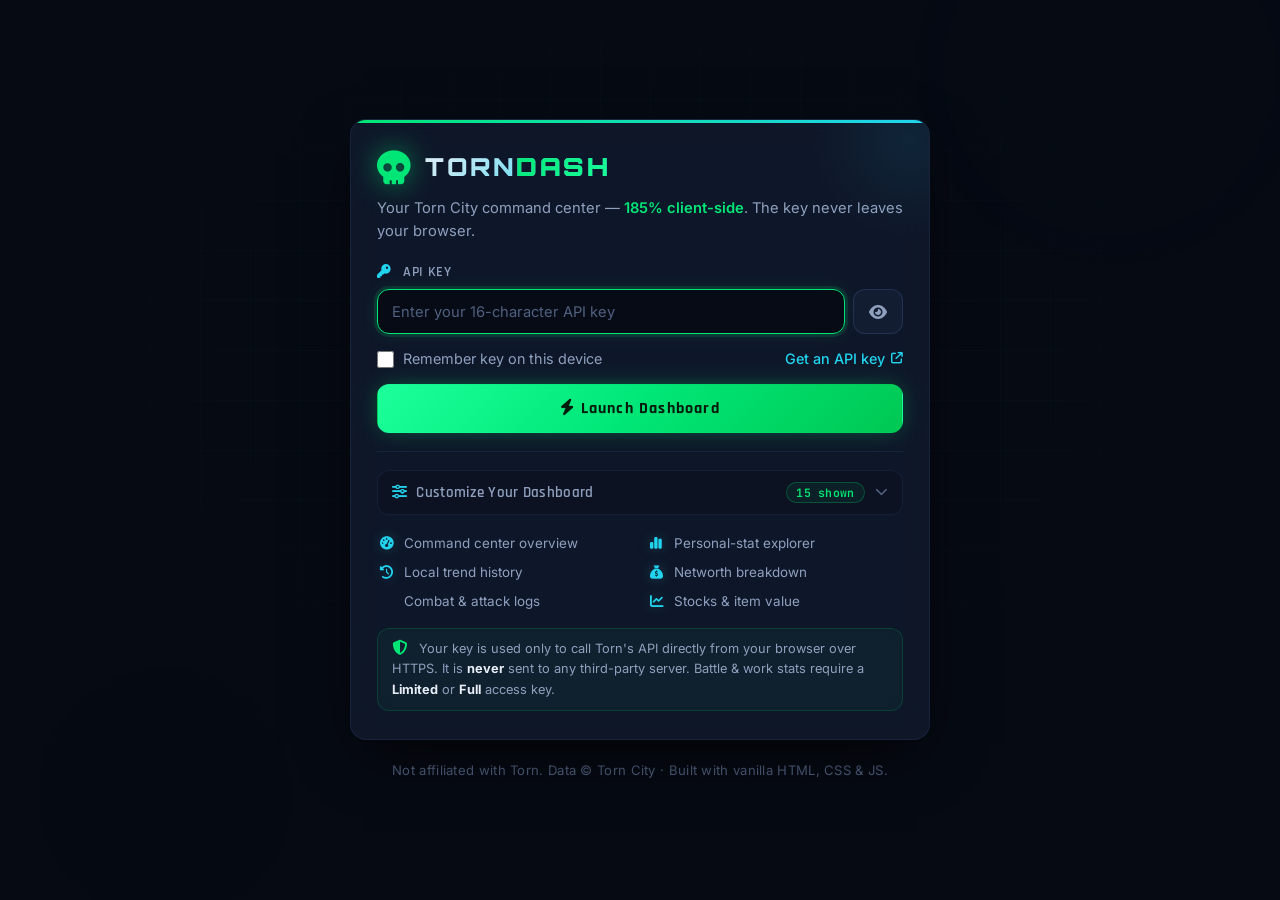
<file: index.html>
<!DOCTYPE html>
<html lang="en" data-theme="dark">
<head>
  <meta charset="UTF-8" />
  <meta name="viewport" content="width=device-width, initial-scale=1.0" />
  <title>TornDash — Torn City Companion Dashboard</title>
  <meta name="description" content="A premium, fully client-side companion dashboard for Torn City. Enter your API key and explore real-time stats, networth, combat logs, personal-stat trends and more. Your key never leaves your browser." />
  <meta name="theme-color" content="#060a13" />

  <!-- ============ CDN: Google Fonts ============ -->
  <link rel="preconnect" href="https://fonts.googleapis.com" />
  <link rel="preconnect" href="https://fonts.gstatic.com" crossorigin />
  <link
    href="https://fonts.googleapis.com/css2?family=Orbitron:wght@600;700;900&family=Rajdhani:wght@500;600;700&family=JetBrains+Mono:wght@400;600;700&family=Inter:wght@400;500;600&display=swap"
    rel="stylesheet"
  />

  <!-- ============ CDN: Font Awesome Icons ============ -->
  <link
    rel="stylesheet"
    href="https://cdnjs.cloudflare.com/ajax/libs/font-awesome/6.5.1/css/all.min.css"
    referrerpolicy="no-referrer"
  />

  <!-- ============ Local styles ============ -->
  <link rel="stylesheet" href="styles.css" />
</head>
<body>
  <!-- ==================================================================== -->
  <!-- LANDING VIEW — API key entry                                          -->
  <!-- ==================================================================== -->
  <main id="landing" class="landing">
    <div class="landing__bg" aria-hidden="true"></div>

    <section class="landing__card">
      <div class="brand">
        <i class="fa-solid fa-skull brand__mark" aria-hidden="true"></i>
        <h1 class="brand__name">TORN<span>DASH</span></h1>
      </div>
      <p class="landing__tag">
        Your Torn City command center — <strong>185% client-side</strong>. The key never leaves your browser.
      </p>

      <form id="keyForm" class="keyform" autocomplete="off" novalidate>
        <label class="field" for="apiKey">
          <span class="field__label"><i class="fa-solid fa-key"></i> API Key</span>
          <div class="field__row">
            <input
              id="apiKey"
              name="apiKey"
              type="password"
              class="field__input"
              placeholder="Enter your 16-character API key"
              spellcheck="false"
              autocomplete="off"
              maxlength="24"
              aria-describedby="secureNote"
            />
            <button type="button" id="toggleKey" class="iconbtn" title="Show / hide key" aria-label="Show or hide key">
              <i class="fa-solid fa-eye"></i>
            </button>
          </div>
        </label>

        <div class="keyform__opts">
          <label class="check">
            <input type="checkbox" id="rememberKey" />
            <span>Remember key on this device</span>
          </label>
          <a class="link" href="https://www.torn.com/preferences.php#tab=api" target="_blank" rel="noopener">
            Get an API key <i class="fa-solid fa-arrow-up-right-from-square"></i>
          </a>
        </div>

        <button type="submit" id="fetchBtn" class="btn btn--primary btn--block">
          <span class="btn__label"><i class="fa-solid fa-bolt"></i> Launch Dashboard</span>
          <span class="btn__spinner" hidden><span class="spinner" aria-hidden="true"></span> Fetching…</span>
        </button>

        <div id="landingError" class="alert alert--error" role="alert" hidden></div>
      </form>

      <!-- Customize what to show (before launch) -->
      <div class="customize">
        <button type="button" id="customizeToggle" class="customize__toggle" aria-expanded="false" aria-controls="customizePanel">
          <span class="customize__toggle-l"><i class="fa-solid fa-sliders"></i> Customize Your Dashboard</span>
          <span class="customize__count" id="customizeCount"></span>
          <i class="fa-solid fa-chevron-down customize__chev"></i>
        </button>
        <div id="customizePanel" class="customize__panel" hidden>
          <div class="customize__bulk">
            <button type="button" class="btn btn--ghost btn--sm" data-bulk="all"><i class="fa-solid fa-check-double"></i> All</button>
            <button type="button" class="btn btn--ghost btn--sm" data-bulk="none"><i class="fa-solid fa-xmark"></i> None</button>
            <button type="button" class="btn btn--ghost btn--sm" data-bulk="default"><i class="fa-solid fa-rotate-left"></i> Defaults</button>
          </div>
          <div id="customizeGroups" class="customize__groups"><!-- rendered by JS --></div>
        </div>
      </div>

      <!-- Feature highlights -->
      <ul class="landing__feats" aria-label="What you get">
        <li><i class="fa-solid fa-gauge-high"></i> Command center overview</li>
        <li><i class="fa-solid fa-chart-simple"></i> Personal-stat explorer</li>
        <li><i class="fa-solid fa-clock-rotate-left"></i> Local trend history</li>
        <li><i class="fa-solid fa-sack-dollar"></i> Networth breakdown</li>
        <li><i class="fa-solid fa-swords"></i> Combat &amp; attack logs</li>
        <li><i class="fa-solid fa-chart-line"></i> Stocks &amp; item value</li>
      </ul>

      <p id="secureNote" class="landing__secure">
        <i class="fa-solid fa-shield-halved"></i>
        Your key is used only to call Torn's API directly from your browser over HTTPS. It is
        <strong>never</strong> sent to any third-party server. Battle &amp; work stats require a
        <strong>Limited</strong> or <strong>Full</strong> access key.
      </p>
    </section>

    <footer class="landing__foot">
      Not affiliated with Torn. Data © Torn City · Built with vanilla HTML, CSS &amp; JS.
    </footer>
  </main>

  <!-- ==================================================================== -->
  <!-- DASHBOARD VIEW — revealed after a successful fetch                    -->
  <!-- ==================================================================== -->
  <div id="dashboard" class="dash" hidden>
    <!-- Top bar -->
    <header class="topbar">
      <div class="brand brand--sm">
        <i class="fa-solid fa-skull brand__mark" aria-hidden="true"></i>
        <span class="brand__name">TORN<span>DASH</span></span>
      </div>

      <div class="topbar__actions">
        <span id="lastUpdated" class="updated" title="Last updated"></span>
        <button id="refreshBtn" class="btn btn--ghost btn--sm"><i class="fa-solid fa-rotate"></i><span class="hide-sm"> Refresh</span></button>
        <button id="logoutBtn" class="btn btn--ghost btn--sm"><i class="fa-solid fa-right-from-bracket"></i><span class="hide-sm"> Logout </span></button>
      </div>
    </header>

    <!-- Inline error / notice for refresh failures -->
    <div id="dashError" class="alert alert--error dash__alert" role="alert" hidden></div>

    <!-- Profile banner -->
    <section id="card-profile" class="profile" data-section="profile"><!-- rendered by JS --></section>

    <!-- Tab navigation -->
    <nav id="tabBar" class="tabbar" role="tablist" aria-label="Dashboard sections"><!-- tabs rendered by JS --></nav>

    <!-- Active tab content -->
    <main id="tabContent" class="tabcontent"><!-- rendered by JS --></main>

    <footer class="dash__foot">
      TornDash · client-side only · not affiliated with Torn City - By SherbZ [3349130]
    </footer>
  </div>

  <!-- ==================================================================== -->
  <!-- LOADING OVERLAY — plays while the first fetch is in flight            -->
  <!-- ==================================================================== -->
  <div id="loader" class="loader" hidden aria-hidden="true">
    <div class="loader__stage">
      <div class="loader__ring loader__ring--1"></div>
      <div class="loader__ring loader__ring--2"></div>
      <div class="loader__orbit"><span></span><span></span><span></span></div>
      <div class="loader__core"><i class="fa-solid fa-skull loader__skull"></i></div>
      <div class="loader__scan"></div>
    </div>
    <div class="loader__brand">TORN<span>DASH</span></div>
    <div class="loader__status" id="loaderStatus">Connecting to Torn…</div>
    <div class="loader__bar"><div class="loader__bar-fill"></div></div>
  </div>

  <!-- ============ App logic (order matters: charts → sections → app) ============ -->
  <script src="app.js"></script>
</body>
</html>
</file>
<file: styles.css>
/* ==========================================================================
   TornDash — styles.css
   Premium dark gaming dashboard with glassmorphism, animated gradients,
   neon accents, and micro-animations.
   ========================================================================== */

/* ---------- Theme tokens ---------- */
:root {
  /* Backgrounds & surfaces */
  --bg:          #060a13;
  --bg-2:        #0a0f1a;
  --surface:     rgba(14, 21, 35, 0.75);
  --surface-2:   rgba(18, 27, 45, 0.8);
  --surface-3:   rgba(24, 35, 55, 0.85);
  --surface-solid: #0e1523;

  /* Borders */
  --border:      rgba(40, 60, 100, 0.35);
  --border-2:    rgba(55, 80, 130, 0.4);
  --border-glow: rgba(0, 230, 118, 0.35);

  /* Text */
  --text:        #e8eef7;
  --text-dim:    #8fa0bf;
  --text-faint:  #506080;

  /* Accents */
  --accent:      #00e676;
  --accent-2:    #22d3ee;
  --accent-3:    #a78bfa;
  --gold:        #ffc845;
  --danger:      #ff5470;
  --warn:        #ffb020;
  --good:        #00e676;
  --info:        #38bdf8;

  /* Effects */
  --shadow:      0 12px 40px -12px rgba(0, 0, 0, 0.8);
  --shadow-lg:   0 20px 60px -16px rgba(0, 0, 0, 0.9);
  --glow:        0 0 24px -4px rgba(0, 230, 118, 0.4);
  --glow-cyan:   0 0 24px -4px rgba(34, 211, 238, 0.35);
  --radius:      16px;
  --radius-sm:   12px;
  --glass:       blur(16px) saturate(160%);

  /* Fonts */
  --font-brand:  "Orbitron", sans-serif;
  --font-head:   "Rajdhani", sans-serif;
  --font-body:   "Inter", system-ui, sans-serif;
  --font-mono:   "JetBrains Mono", ui-monospace, monospace;
}

/* ---------- Reset ---------- */
*,
*::before,
*::after { box-sizing: border-box; margin: 0; }

html { -webkit-text-size-adjust: 100%; scroll-behavior: smooth; }

body {
  margin: 0;
  min-height: 100vh;
  font-family: var(--font-body);
  color: var(--text);
  background: var(--bg);
  line-height: 1.55;
  -webkit-font-smoothing: antialiased;
  overflow-x: hidden;
}

/* Animated background orbs */
body::before,
body::after {
  content: "";
  position: fixed;
  border-radius: 50%;
  pointer-events: none;
  z-index: -1;
  filter: blur(130px);
  opacity: 0.2;
}
body::before {
  width: 500px; height: 500px;
  top: -180px; right: -80px;
  background: radial-gradient(circle, rgba(34, 211, 238, 0.09), transparent 70%);
}
body::after {
  width: 450px; height: 450px;
  bottom: -120px; left: -60px;
  background: radial-gradient(circle, rgba(0, 230, 118, 0.07), transparent 70%);
}

a { color: var(--accent-2); text-decoration: none; transition: color 0.2s; }
a:hover { color: #5ee6f5; }

h1, h2, h3 { margin: 0; font-family: var(--font-head); }

::selection { background: rgba(0, 230, 118, 0.25); color: #fff; }

/* Custom scrollbar */
* { scrollbar-width: thin; scrollbar-color: var(--border-2) transparent; }
*::-webkit-scrollbar { width: 8px; height: 8px; }
*::-webkit-scrollbar-thumb { background: rgba(55, 80, 130, 0.5); border-radius: 20px; }
*::-webkit-scrollbar-track { background: transparent; }

/* ---------- Brand ---------- */
.brand { display: inline-flex; align-items: center; gap: 14px; }
.brand__mark {
  font-size: 2.1rem;
  color: var(--accent);
  filter: drop-shadow(0 0 14px rgba(0, 230, 118, 0.6));
  animation: pulse-glow 3s ease-in-out infinite;
}
@keyframes pulse-glow {
  0%, 100% { filter: drop-shadow(0 0 14px rgba(0, 230, 118, 0.6)); }
  50%      { filter: drop-shadow(0 0 22px rgba(0, 230, 118, 0.9)); }
}
.brand__name {
  font-family: var(--font-brand);
  font-weight: 900;
  letter-spacing: 2.5px;
  font-size: 1.55rem;
  background: linear-gradient(135deg, var(--text), var(--accent-2));
  -webkit-background-clip: text;
  -webkit-text-fill-color: transparent;
  background-clip: text;
}
.brand__name span {
  background: linear-gradient(135deg, var(--accent), #1cff9b);
  -webkit-background-clip: text;
  -webkit-text-fill-color: transparent;
  background-clip: text;
}
.brand--sm .brand__mark { font-size: 1rem; }
.brand--sm .brand__name { font-size: 0.95rem; letter-spacing: 1.5px; }

/* ==========================================================================
   LANDING VIEW
   ========================================================================== */
.landing {
  position: relative;
  min-height: 100vh;
  display: flex;
  flex-direction: column;
  align-items: center;
  justify-content: center;
  gap: 20px;
  padding: 32px 16px;
}

/* Animated grid background */
.landing__bg {
  position: fixed;
  inset: 0;
  pointer-events: none;
  background-image:
    linear-gradient(rgba(34, 211, 238, 0.03) 1px, transparent 1px),
    linear-gradient(90deg, rgba(34, 211, 238, 0.03) 1px, transparent 1px);
  background-size: 50px 50px;
  mask-image: radial-gradient(60% 55% at 50% 40%, #000 30%, transparent 100%);
  animation: gridShift 25s linear infinite;
}
@keyframes gridShift {
  0%   { background-position: 0 0; }
  100% { background-position: 50px 50px; }
}

.landing__card {
  position: relative;
  width: min(580px, 100%);
  background: var(--surface-2);
  backdrop-filter: var(--glass);
  border: 1px solid var(--border);
  border-radius: var(--radius);
  padding: 28px 26px;
  box-shadow: var(--shadow-lg);
  overflow: hidden;
}
/* Animated gradient top border */
.landing__card::before {
  content: "";
  position: absolute;
  inset: 0 0 auto 0;
  height: 3px;
  border-radius: var(--radius) var(--radius) 0 0;
  background: linear-gradient(90deg, var(--accent), var(--accent-2), var(--accent-3), var(--accent));
  background-size: 300% 100%;
  animation: gradientSlide 4s linear infinite;
}
@keyframes gradientSlide {
  0%   { background-position: 0% 0%; }
  100% { background-position: 300% 0%; }
}
/* Subtle corner glow */
.landing__card::after {
  content: "";
  position: absolute;
  top: -80px; right: -80px;
  width: 200px; height: 200px;
  border-radius: 50%;
  background: radial-gradient(circle, rgba(34, 211, 238, 0.08), transparent 70%);
  pointer-events: none;
}

.landing__tag {
  margin: 10px 0 18px;
  color: var(--text-dim);
  font-size: 0.92rem;
  line-height: 1.6;
}
.landing__tag strong { color: var(--accent); font-weight: 600; }

.landing__foot {
  color: var(--text-faint);
  font-size: 0.82rem;
  text-align: center;
  letter-spacing: 0.3px;
}

.landing__secure {
  margin: 16px 0 0;
  padding: 10px 14px;
  font-size: 0.8rem;
  color: var(--text-dim);
  background: rgba(0, 230, 118, 0.04);
  border: 1px solid rgba(0, 230, 118, 0.15);
  border-radius: var(--radius-sm);
  line-height: 1.6;
  backdrop-filter: blur(8px);
}
.landing__secure i { color: var(--accent); margin-right: 8px; font-size: 0.95rem; }
.landing__secure strong { color: var(--text); }

/* ---------- Form ---------- */
.keyform { display: flex; flex-direction: column; gap: 14px; }

.field { display: flex; flex-direction: column; gap: 6px; }
.field__label {
  font-family: var(--font-head);
  font-weight: 600;
  letter-spacing: 0.6px;
  color: var(--text-dim);
  font-size: 0.85rem;
  text-transform: uppercase;
}
.field__label i { color: var(--accent-2); margin-right: 8px; }

.field__row { display: flex; gap: 8px; }
.field__input {
  flex: 1;
  padding: 11px 14px;
  font-family: var(--font-mono);
  font-size: 1rem;
  letter-spacing: 1.5px;
  color: var(--text);
  background: rgba(6, 10, 19, 0.7);
  border: 1px solid var(--border-2);
  border-radius: var(--radius-sm);
  transition: border-color 0.2s, box-shadow 0.2s, background 0.2s;
}
.field__input::placeholder {
  color: var(--text-faint);
  letter-spacing: 0;
  font-family: var(--font-body);
  font-size: 0.92rem;
}
.field__input:focus {
  outline: none;
  border-color: var(--accent);
  box-shadow: 0 0 0 3px rgba(0, 230, 118, 0.12), 0 0 20px -4px rgba(0, 230, 118, 0.2);
  background: rgba(6, 10, 19, 0.9);
}

.iconbtn {
  width: 50px;
  display: grid;
  place-items: center;
  color: var(--text-dim);
  background: rgba(24, 35, 55, 0.6);
  border: 1px solid var(--border-2);
  border-radius: var(--radius-sm);
  cursor: pointer;
  transition: all 0.2s;
  font-size: 1rem;
}
.iconbtn:hover {
  color: var(--accent);
  border-color: var(--accent);
  background: rgba(0, 230, 118, 0.06);
  box-shadow: 0 0 12px -3px rgba(0, 230, 118, 0.3);
}

.keyform__opts {
  display: flex;
  justify-content: space-between;
  align-items: center;
  flex-wrap: wrap;
  gap: 12px;
}

.check {
  display: inline-flex;
  align-items: center;
  gap: 9px;
  cursor: pointer;
  color: var(--text-dim);
  font-size: 0.9rem;
  user-select: none;
  transition: color 0.15s;
}
.check:hover { color: var(--text); }
.check input { accent-color: var(--accent); width: 17px; height: 17px; cursor: pointer; }
.check--inline { color: var(--text-dim); }

.link {
  font-size: 0.9rem;
  font-weight: 500;
  display: inline-flex;
  align-items: center;
  gap: 6px;
}
.link:hover { text-decoration: underline; }
.link i { font-size: 0.72rem; }

/* ---------- Section selector chips ---------- */
.selector {
  border: 1px solid var(--border);
  border-radius: var(--radius-sm);
  padding: 14px;
  margin: 0;
  background: rgba(6, 10, 19, 0.3);
}
.selector__legend {
  font-family: var(--font-head);
  font-weight: 600;
  color: var(--text);
  padding: 0 10px;
  font-size: 0.95rem;
  letter-spacing: 0.5px;
}
.selector__legend i { color: var(--accent-2); margin-right: 8px; }

.selector__grid {
  display: grid;
  grid-template-columns: repeat(auto-fill, minmax(145px, 1fr));
  gap: 9px;
}

.toggle {
  display: flex;
  align-items: center;
  gap: 8px;
  padding: 7px 10px;
  font-size: 0.82rem;
  color: var(--text-faint);
  background: rgba(10, 15, 26, 0.5);
  border: 1px solid var(--border);
  border-radius: 10px;
  cursor: pointer;
  transition: all 0.2s;
  user-select: none;
}
.toggle:hover {
  border-color: var(--border-2);
  color: var(--text-dim);
  background: rgba(14, 21, 35, 0.7);
  transform: translateY(-1px);
}
.toggle input { display: none; }
.toggle i { width: 16px; text-align: center; color: var(--text-faint); transition: all 0.2s; font-size: 0.82rem; }
.toggle .toggle__dot {
  margin-left: auto;
  width: 9px; height: 9px; border-radius: 50%;
  background: var(--border);
  transition: all 0.25s;
}
.toggle.is-on {
  color: var(--text);
  border-color: rgba(0, 230, 118, 0.4);
  background: rgba(0, 230, 118, 0.06);
  box-shadow: 0 0 16px -6px rgba(0, 230, 118, 0.25);
}
.toggle.is-on i { color: var(--accent); }
.toggle.is-on .toggle__dot {
  background: var(--accent);
  box-shadow: 0 0 10px rgba(0, 230, 118, 0.6);
}
.toggle.is-locked { opacity: 0.55; cursor: not-allowed; }

/* ---------- Buttons ---------- */
.btn {
  --btn-bg: rgba(24, 35, 55, 0.7);
  display: inline-flex;
  align-items: center;
  justify-content: center;
  gap: 9px;
  padding: 12px 18px;
  font-family: var(--font-head);
  font-weight: 600;
  font-size: 0.98rem;
  letter-spacing: 0.8px;
  color: var(--text);
  background: var(--btn-bg);
  border: 1px solid var(--border-2);
  border-radius: var(--radius-sm);
  cursor: pointer;
  transition: all 0.2s ease;
  position: relative;
  overflow: hidden;
}
.btn::before {
  content: "";
  position: absolute;
  inset: 0;
  background: linear-gradient(135deg, rgba(255,255,255,0.05), transparent);
  opacity: 0;
  transition: opacity 0.2s;
}
.btn:hover::before { opacity: 1; }
.btn:active { transform: scale(0.98); }
.btn:disabled { opacity: 0.55; cursor: progress; }

.btn--primary {
  color: #041a0b;
  font-weight: 700;
  background: linear-gradient(135deg, #1cff9b, var(--accent), #00c853);
  border-color: transparent;
  box-shadow: var(--glow);
  text-shadow: 0 1px 1px rgba(0,0,0,0.1);
  letter-spacing: 1.2px;
}
.btn--primary:hover:not(:disabled) {
  box-shadow: 0 0 32px -2px rgba(0, 230, 118, 0.6), 0 4px 16px -4px rgba(0, 230, 118, 0.4);
  transform: translateY(-1px);
}

.btn--block { width: 100%;  padding: 13px; font-size: 1.02rem; }

.btn--ghost {
  background: transparent;
  color: var(--text-dim);
  border-color: var(--border);
  backdrop-filter: blur(4px);
}
.btn--ghost:hover {
  color: var(--text);
  border-color: var(--accent);
  background: rgba(0, 230, 118, 0.05);
  box-shadow: 0 0 12px -4px rgba(0, 230, 118, 0.2);
}

.btn--sm { padding: 8px 13px; font-size: 0.85rem; }

.btn__spinner { display: inline-flex; align-items: center; gap: 10px; }

/* Spinner */
.spinner {
  width: 18px; height: 18px;
  border: 2.5px solid rgba(4, 26, 11, 0.25);
  border-top-color: #041a0b;
  border-radius: 50%;
  animation: spin 0.7s linear infinite;
}
@keyframes spin { to { transform: rotate(360deg); } }

/* ---------- Alerts ---------- */
.alert {
  padding: 14px 18px;
  border-radius: var(--radius-sm);
  font-size: 0.9rem;
  display: flex;
  align-items: center;
  gap: 12px;
  backdrop-filter: blur(8px);
}
.alert--error {
  color: #ffd4dc;
  background: rgba(255, 84, 112, 0.08);
  border: 1px solid rgba(255, 84, 112, 0.3);
}
.alert--error::before {
  font-family: "Font Awesome 6 Free";
  font-weight: 900;
  content: "\f071";
  color: var(--danger);
  font-size: 0.95rem;
}

/* ==========================================================================
   DASHBOARD
   ========================================================================== */
.dash {
  max-width: 1200px;
  margin: 0 auto;
  padding: 10px clamp(10px, 2vw, 20px) 30px;
  display: flex;
  flex-direction: column;
  gap: 10px;
}

/* Top bar */
.topbar {
  position: sticky;
  top: 0;
  z-index: 20;
  display: flex;
  align-items: center;
  justify-content: space-between;
  gap: 10px;
  flex-wrap: wrap;
  padding: 8px 14px;
  background: rgba(6, 10, 19, 0.8);
  backdrop-filter: var(--glass);
  border: 1px solid var(--border);
  border-radius: var(--radius-sm);
  box-shadow: 0 2px 12px -4px rgba(0, 0, 0, 0.5);
}
.topbar__actions { display: flex; align-items: center; gap: 6px; flex-wrap: wrap; }

.updated {
  font-size: 0.75rem;
  color: var(--text-faint);
  font-family: var(--font-mono);
  margin-right: 2px;
  padding: 3px 8px;
  background: rgba(14, 21, 35, 0.5);
  border-radius: 6px;
  border: 1px solid var(--border);
}
.updated.is-live { color: var(--accent); border-color: rgba(0, 230, 118, 0.3); }

.select {
  padding: 9px 12px;
  color: var(--text);
  background: rgba(14, 21, 35, 0.6);
  border: 1px solid var(--border-2);
  border-radius: var(--radius-sm);
  font-family: var(--font-body);
  cursor: pointer;
  transition: border-color 0.2s;
}
.select:focus { outline: none; border-color: var(--accent); }
.select--sm { padding: 7px 9px; font-size: 0.85rem; }

.dash__alert { margin: 0; }

.dash__foot {
  text-align: center;
  color: var(--text-faint);
  font-size: 0.8rem;
  padding-top: 6px;
  letter-spacing: 0.3px;
}

/* ---------- Profile banner ---------- */
.profile {
  position: relative;
  display: flex;
  align-items: center;
  gap: 14px;
  flex-wrap: wrap;
  padding: 14px 16px;
  background: var(--surface);
  backdrop-filter: var(--glass);
  border: 1px solid var(--border);
  border-radius: var(--radius-sm);
  box-shadow: var(--shadow);
  overflow: hidden;
}
/* Top accent gradient bar */
.profile::before {
  content: "";
  position: absolute;
  inset: 0 0 auto 0;
  height: 3px;
  background: linear-gradient(90deg, var(--accent), var(--accent-2), var(--accent-3));
  z-index: 1;
}
/* Decorative glow */
.profile::after {
  content: "";
  position: absolute;
  top: -60px; right: -40px;
  width: 220px; height: 220px;
  border-radius: 50%;
  background: radial-gradient(circle, rgba(34, 211, 238, 0.06), transparent 70%);
  pointer-events: none;
}

.profile__img {
  width: 58px; height: 58px;
  border-radius: 12px;
  border: 2px solid rgba(34, 211, 238, 0.3);
  object-fit: cover;
  background: var(--bg-2);
  flex-shrink: 0;
  box-shadow: 0 0 20px -4px rgba(34, 211, 238, 0.15);
  transition: border-color 0.3s, box-shadow 0.3s;
}
.profile:hover .profile__img {
  border-color: rgba(34, 211, 238, 0.5);
  box-shadow: 0 0 28px -4px rgba(34, 211, 238, 0.25);
}
.profile__img--ph {
  display: grid;
  place-items: center;
  color: var(--text-faint);
  font-size: 1.5rem;
}

.profile__main { display: flex; flex-direction: column; gap: 3px; min-width: 160px; }
.profile__name {
  font-family: var(--font-head);
  font-weight: 700;
  font-size: 1.25rem;
  line-height: 1.1;
  background: linear-gradient(135deg, var(--text), var(--accent-2));
  -webkit-background-clip: text;
  -webkit-text-fill-color: transparent;
  background-clip: text;
}
.profile__id {
  color: var(--text-faint);
  font-family: var(--font-mono);
  font-size: 0.78rem;
}
.profile__id b { color: var(--accent-2); }

.profile__badges { display: flex; flex-wrap: wrap; gap: 5px; margin-top: 2px; }

.profile__meta {
  margin-left: auto;
  display: flex;
  gap: 6px;
  align-items: stretch;
  flex-wrap: wrap;
}
.metaitem {
  display: flex;
  flex-direction: column;
  gap: 1px;
  padding: 4px 10px;
  background: rgba(6, 10, 19, 0.35);
  border-radius: 7px;
  border: 1px solid rgba(40, 60, 100, 0.2);
}
.metaitem__k {
  font-size: 0.62rem;
  text-transform: uppercase;
  letter-spacing: 1px;
  color: var(--text-faint);
  font-weight: 500;
}
.metaitem__v {
  font-family: var(--font-mono);
  font-weight: 700;
  color: var(--text);
  font-size: 0.85rem;
}

/* Badges / pills */
.badge {
  display: inline-flex;
  align-items: center;
  gap: 5px;
  padding: 2px 9px;
  font-size: 0.72rem;
  font-weight: 600;
  border-radius: 999px;
  border: 1px solid var(--border);
  color: var(--text-dim);
  background: rgba(14, 21, 35, 0.6);
  backdrop-filter: blur(6px);
  white-space: nowrap;
  transition: all 0.2s;
}
.badge i { font-size: 0.65rem; }
.badge--green  { color: #6dffb8; border-color: rgba(0,230,118,0.35);  background: rgba(0,230,118,0.08); }
.badge--red    { color: #ff97a8; border-color: rgba(255,84,112,0.35); background: rgba(255,84,112,0.08); }
.badge--blue   { color: #8fd8ff; border-color: rgba(56,189,248,0.35); background: rgba(56,189,248,0.08); }
.badge--gold   { color: #ffe08a; border-color: rgba(255,200,69,0.35); background: rgba(255,200,69,0.08); }
.badge--purple { color: #c9b6ff; border-color: rgba(167,139,250,0.35); background: rgba(167,139,250,0.08); }

/* ---------- Card grid ---------- */
.grid {
  display: grid;
  grid-template-columns: repeat(auto-fill, minmax(280px, 1fr));
  gap: 10px;
  align-items: start;
}

.card {
  position: relative;
  background: var(--surface);
  backdrop-filter: var(--glass);
  border: 1px solid var(--border);
  border-radius: var(--radius);
  overflow: hidden;
  transition: all 0.25s ease;
}
.card::before {
  content: "";
  position: absolute;
  inset: 0;
  border-radius: var(--radius);
  background: linear-gradient(135deg, rgba(34, 211, 238, 0.03), transparent 60%);
  pointer-events: none;
  opacity: 0;
  transition: opacity 0.3s;
}
.card:hover {
  border-color: var(--border-2);
  transform: translateY(-1px);
  box-shadow: var(--shadow-lg);
}
.card:hover::before { opacity: 1; }
.card--wide { grid-column: span 2; }

.card__head {
  display: flex;
  align-items: center;
  justify-content: space-between;
  padding: 10px 14px;
  border-bottom: 1px solid var(--border);
  background: rgba(255, 255, 255, 0.01);
}
.card__title {
  font-family: var(--font-head);
  font-weight: 600;
  letter-spacing: 0.8px;
  font-size: 0.92rem;
  color: var(--text);
  display: inline-flex;
  align-items: center;
  gap: 10px;
}
.card__title i {
  color: var(--accent-2);
  font-size: 0.9rem;
  filter: drop-shadow(0 0 6px rgba(34, 211, 238, 0.3));
}
.card__tag {
  font-size: 0.74rem;
  color: var(--text-faint);
  font-family: var(--font-mono);
}
.card__body { padding: 12px 14px; }

/* ---------- Big number blocks ---------- */
.bignum { text-align: left; }
.bignum__val {
  font-family: var(--font-mono);
  font-weight: 700;
  font-size: clamp(1.4rem, 3.5vw, 1.85rem);
  color: var(--accent);
  line-height: 1.15;
  text-shadow: 0 0 28px rgba(0, 230, 118, 0.3);
  word-break: break-word;
  letter-spacing: -0.5px;
}
.bignum__val.cyan {
  color: var(--accent-2);
  text-shadow: 0 0 28px rgba(34, 211, 238, 0.3);
}
.bignum__sub {
  color: var(--text-faint);
  font-family: var(--font-mono);
  font-size: 0.84rem;
  margin-top: 6px;
  letter-spacing: 0.3px;
}

/* Key/value list */
.kv { display: flex; flex-direction: column; gap: 0; margin-top: 10px; }
.kv__row {
  display: flex;
  align-items: center;
  justify-content: space-between;
  gap: 10px;
  padding: 6px 0;
  border-top: 1px solid rgba(40, 60, 100, 0.2);
  transition: background 0.15s;
}
.kv__row:first-child { border-top: none; }
.kv__row:hover { background: rgba(34, 211, 238, 0.02); }
.kv__k {
  color: var(--text-dim);
  font-size: 0.88rem;
  display: inline-flex;
  align-items: center;
  gap: 9px;
}
.kv__k i { color: var(--text-faint); width: 16px; text-align: center; font-size: 0.82rem; }
.kv__v {
  font-family: var(--font-mono);
  font-weight: 600;
  color: var(--text);
  font-size: 0.92rem;
  text-align: right;
}
.kv__v.accent { color: var(--accent); text-shadow: 0 0 12px rgba(0, 230, 118, 0.15); }
.kv__v.cyan { color: var(--accent-2); }
.kv__v.muted { color: var(--text-faint); }

/* ---------- Stat lines (battle / work) ---------- */
.statlines { display: flex; flex-direction: column; gap: 10px; }
.statline { --c: var(--accent); }
.statline__top {
  display: flex;
  justify-content: space-between;
  font-size: 0.9rem;
  color: var(--text-dim);
  margin-bottom: 4px;
}
.statline__top .num {
  font-family: var(--font-mono);
  font-weight: 600;
  color: var(--text);
}
.statline__bar {
  height: 8px;
  background: rgba(6, 10, 19, 0.6);
  border-radius: 999px;
  overflow: hidden;
  border: 1px solid rgba(40, 60, 100, 0.2);
}
.statline__bar > div {
  height: 100%;
  border-radius: 999px;
  background: linear-gradient(90deg, color-mix(in srgb, var(--c) 40%, transparent), var(--c));
  box-shadow: 0 0 14px -2px var(--c);
  transition: width 0.6s cubic-bezier(0.4, 0, 0.2, 1);
}

.total {
  margin-top: 12px;
  display: flex;
  align-items: center;
  justify-content: space-between;
  padding: 10px 14px;
  border-radius: var(--radius-sm);
  background: rgba(0, 230, 118, 0.05);
  border: 1px solid rgba(0, 230, 118, 0.2);
  backdrop-filter: blur(8px);
}
.total > span:first-child {
  font-family: var(--font-head);
  font-weight: 600;
  letter-spacing: 0.6px;
  color: var(--text);
}
.total__num {
  font-family: var(--font-mono);
  font-weight: 700;
  font-size: 1.3rem;
  color: var(--accent);
  text-shadow: 0 0 18px rgba(0,230,118,0.3);
}
.total--cyan { background: rgba(34,211,238,0.05); border-color: rgba(34,211,238,0.2); }
.total--cyan .total__num { color: var(--accent-2); text-shadow: 0 0 18px rgba(34,211,238,0.3); }

/* ---------- Bars (energy / nerve / happy / life) ---------- */
.bars { display: flex; flex-direction: column; gap: 10px; }
.bar { --bar: var(--accent); }
.bar__top {
  display: flex;
  align-items: baseline;
  justify-content: space-between;
  margin-bottom: 4px;
}
.bar__name {
  font-size: 0.9rem;
  color: var(--text-dim);
  display: inline-flex;
  align-items: center;
  gap: 8px;
  font-weight: 500;
}
.bar__name i { color: var(--bar); filter: drop-shadow(0 0 6px currentColor); }
.bar__val {
  font-family: var(--font-mono);
  font-weight: 600;
  font-size: 0.9rem;
  color: var(--text);
}
.bar__track {
  height: 7px;
  background: rgba(6, 10, 19, 0.6);
  border-radius: 999px;
  overflow: hidden;
  border: 1px solid rgba(40, 60, 100, 0.2);
}
.bar__fill {
  height: 100%;
  border-radius: 999px;
  background: linear-gradient(90deg, color-mix(in srgb, var(--bar) 40%, transparent), var(--bar));
  box-shadow: 0 0 16px -2px var(--bar);
  transition: width 0.6s cubic-bezier(0.4, 0, 0.2, 1);
  position: relative;
}
/* Static top sheen on bar fill (no looping shimmer) */
.bar__fill::after {
  content: "";
  position: absolute;
  inset: 0 0 auto 0;
  height: 45%;
  background: linear-gradient(180deg, rgba(255,255,255,0.18), transparent);
}
.bar__meta {
  margin-top: 3px;
  font-size: 0.72rem;
  color: var(--text-faint);
  font-family: var(--font-mono);
}
.bar__full { color: var(--accent); font-weight: 600; text-shadow: 0 0 10px rgba(0, 230, 118, 0.3); }

/* ---------- Cooldowns ---------- */
.cds { display: grid; gap: 8px; }
.cd {
  --c: var(--accent-3);
  display: flex;
  align-items: center;
  gap: 12px;
  padding: 10px 14px;
  border-radius: var(--radius-sm);
  background: rgba(6, 10, 19, 0.5);
  border: 1px solid var(--border);
  border-left: 3px solid var(--c);
  transition: all 0.2s;
}
.cd:hover {
  background: rgba(14, 21, 35, 0.6);
  transform: translateX(3px);
}
.cd__icon {
  width: 32px; height: 32px;
  display: grid;
  place-items: center;
  border-radius: 10px;
  background: color-mix(in srgb, var(--c) 12%, transparent);
  color: var(--c);
  font-size: 0.9rem;
  flex-shrink: 0;
  box-shadow: 0 0 12px -4px var(--c);
}
.cd__body { display: flex; flex-direction: column; gap: 1px; }
.cd__name {
  font-size: 0.72rem;
  color: var(--text-faint);
  text-transform: uppercase;
  letter-spacing: 0.8px;
  font-weight: 500;
}
.cd__time {
  font-family: var(--font-mono);
  font-weight: 700;
  font-size: 1.05rem;
  color: var(--text);
}
.cd--ready .cd__time { color: var(--accent); text-shadow: 0 0 12px rgba(0, 230, 118, 0.3); }
.cd--ready { border-left-color: var(--accent); }
.cd--ready .cd__icon {
  background: rgba(0,230,118,0.1);
  color: var(--accent);
  box-shadow: 0 0 14px -4px rgba(0, 230, 118, 0.4);
}

/* ---------- Countdown span ---------- */
.countdown { font-family: var(--font-mono); font-weight: 600; color: var(--warn); }
.countdown.is-done { color: var(--accent); text-shadow: 0 0 10px rgba(0, 230, 118, 0.25); }

/* ---------- Generic note ---------- */
.note {
  color: var(--text-faint);
  font-size: 0.84rem;
  padding: 4px 0;
  display: flex;
  align-items: center;
  gap: 8px;
}
.note--warn {
  color: var(--warn);
  background: rgba(255, 176, 32, 0.06);
  border: 1px solid rgba(255, 176, 32, 0.2);
  border-radius: var(--radius-sm);
  padding: 12px 16px;
}
.note i { margin-right: 4px; }

.pill-row { display: flex; flex-wrap: wrap; gap: 8px; }

/* ---------- Utility ---------- */
[hidden] { display: none !important; }

/* ---------- Responsive ---------- */
@media (max-width: 720px) {
  .card--wide { grid-column: span 1; }
  .profile__meta { margin-left: 0; width: 100%; }
  .profile { gap: 10px; }
  .grid { grid-template-columns: repeat(auto-fill, minmax(260px, 1fr)); }
}
@media (max-width: 560px) {
  .hide-sm { display: none; }
  .brand__name { font-size: 1.25rem; }
  .landing__card { padding: 20px 16px; }
  .grid { grid-template-columns: 1fr; }
  .profile__name { font-size: 1.1rem; }
  .topbar { padding: 8px 10px; }
}

/* Fade-in for view switches (landing ⇄ dashboard) */
.fade-in { animation: fadeIn 0.4s cubic-bezier(0.4, 0, 0.2, 1) both; }
@keyframes fadeIn {
  from { opacity: 0; transform: translateY(12px); }
  to   { opacity: 1; transform: none; }
}

/* Tab-switch entrance — pane fades, cards stagger in. Applied ONLY on a
   deliberate tab switch (renderActiveTab(true)); silent auto-refreshes and
   in-place re-renders (search, pin, ref update) reuse the DOM with no class,
   so they never replay the animation (no flicker). */
.tabpane.is-enter { animation: fadeInPane 0.3s ease both; }
@keyframes fadeInPane { from { opacity: 0; } to { opacity: 1; } }
.tabpane.is-enter .card { animation: fadeIn 0.42s cubic-bezier(0.4, 0, 0.2, 1) both; }
.tabpane.is-enter .card:nth-child(1)  { animation-delay: 0.02s; }
.tabpane.is-enter .card:nth-child(2)  { animation-delay: 0.06s; }
.tabpane.is-enter .card:nth-child(3)  { animation-delay: 0.10s; }
.tabpane.is-enter .card:nth-child(4)  { animation-delay: 0.14s; }
.tabpane.is-enter .card:nth-child(5)  { animation-delay: 0.18s; }
.tabpane.is-enter .card:nth-child(6)  { animation-delay: 0.22s; }
.tabpane.is-enter .card:nth-child(7)  { animation-delay: 0.26s; }
.tabpane.is-enter .card:nth-child(8)  { animation-delay: 0.30s; }
.tabpane.is-enter .card:nth-child(9)  { animation-delay: 0.34s; }
.tabpane.is-enter .card:nth-child(10) { animation-delay: 0.38s; }
.tabpane.is-enter .card:nth-child(11) { animation-delay: 0.42s; }
.tabpane.is-enter .card:nth-child(12) { animation-delay: 0.46s; }

/* ==========================================================================
   NEW COMPONENTS  (v2 — companion dashboard)
   ========================================================================== */

/* ---------- Text colour helpers ---------- */
.accent { color: var(--accent); }
.cyan   { color: var(--accent-2); }
.violet { color: var(--accent-3); }
.gold   { color: var(--gold); }

/* ---------- Landing feature list ---------- */
.landing__feats {
  list-style: none;
  padding: 0;
  margin: 18px 0 0;
  display: grid;
  grid-template-columns: repeat(2, 1fr);
  gap: 8px 14px;
}
.landing__feats li {
  display: flex;
  align-items: center;
  gap: 9px;
  font-size: 0.84rem;
  color: var(--text-dim);
}
.landing__feats i {
  color: var(--accent-2);
  width: 18px;
  text-align: center;
  filter: drop-shadow(0 0 6px rgba(34, 211, 238, 0.25));
}

/* ---------- Tab bar ---------- */
.tabbar {
  position: sticky;
  top: 58px;
  z-index: 15;
  display: flex;
  gap: 4px;
  padding: 6px;
  overflow-x: auto;
  scrollbar-width: none;
  background: rgba(6, 10, 19, 0.82);
  backdrop-filter: var(--glass);
  border: 1px solid var(--border);
  border-radius: var(--radius-sm);
  box-shadow: 0 2px 12px -6px rgba(0, 0, 0, 0.6);
}
.tabbar::-webkit-scrollbar { display: none; }
.tab {
  display: inline-flex;
  align-items: center;
  gap: 8px;
  padding: 8px 14px;
  white-space: nowrap;
  font-family: var(--font-head);
  font-weight: 600;
  letter-spacing: 0.4px;
  font-size: 0.9rem;
  color: var(--text-dim);
  background: transparent;
  border: 1px solid transparent;
  border-radius: 10px;
  cursor: pointer;
  transition: color 0.18s, background 0.18s, border-color 0.18s;
}
.tab i { font-size: 0.9rem; color: var(--text-faint); transition: color 0.18s; }
.tab:hover { color: var(--text); background: rgba(24, 35, 55, 0.5); }
.tab:hover i { color: var(--text-dim); }
.tab.is-active {
  color: #041a0b;
  background: linear-gradient(135deg, #1cff9b, var(--accent));
  border-color: transparent;
  box-shadow: 0 0 18px -6px var(--accent);
}
.tab.is-active i { color: #041a0b; }
.tab__count {
  min-width: 18px;
  padding: 0 5px;
  height: 18px;
  display: inline-grid;
  place-items: center;
  font-family: var(--font-mono);
  font-size: 0.68rem;
  border-radius: 999px;
  background: rgba(6, 10, 19, 0.35);
  color: inherit;
}
.tab:not(.is-active) .tab__count { background: rgba(40, 60, 100, 0.35); color: var(--text-dim); }

/* ---------- Tab content ---------- */
.tabcontent { min-height: 40vh; }
.tabpane { display: flex; flex-direction: column; gap: 10px; }
.tabpane .grid {
  display: grid;
  grid-template-columns: repeat(auto-fill, minmax(280px, 1fr));
  gap: 10px;
  align-items: start;
}

/* ---------- Empty state ---------- */
.empty {
  display: flex;
  flex-direction: column;
  align-items: center;
  gap: 12px;
  padding: 56px 20px;
  text-align: center;
  color: var(--text-faint);
  background: var(--surface);
  border: 1px dashed var(--border-2);
  border-radius: var(--radius);
}
.empty i { font-size: 2rem; color: var(--text-faint); opacity: 0.6; }
.empty p { color: var(--text-dim); font-size: 0.95rem; }
.empty strong { color: var(--text); }

/* ---------- Readiness strip ---------- */
.ready {
  padding: 12px 14px;
  background: var(--surface);
  border: 1px solid var(--border);
  border-radius: var(--radius);
  backdrop-filter: var(--glass);
}
.ready__head {
  display: flex;
  align-items: center;
  gap: 8px;
  font-family: var(--font-head);
  font-weight: 600;
  letter-spacing: 0.5px;
  color: var(--text);
  margin-bottom: 10px;
}
.ready__head i { color: var(--gold); }
.ready__count {
  margin-left: auto;
  font-family: var(--font-mono);
  font-size: 0.82rem;
  color: var(--text-dim);
}
.ready__chips { display: flex; flex-wrap: wrap; gap: 7px; }
.rchip {
  display: inline-flex;
  align-items: center;
  gap: 7px;
  padding: 5px 11px;
  font-size: 0.82rem;
  border-radius: 999px;
  border: 1px solid var(--border);
  color: var(--text-faint);
  background: rgba(10, 15, 26, 0.5);
}
.rchip i { font-size: 0.78rem; }
.rchip__state {
  font-family: var(--font-mono);
  font-size: 0.68rem;
  padding-left: 7px;
  margin-left: 2px;
  border-left: 1px solid var(--border);
}
.rchip.is-ready {
  color: #6dffb8;
  border-color: rgba(0, 230, 118, 0.4);
  background: rgba(0, 230, 118, 0.08);
  box-shadow: 0 0 16px -8px rgba(0, 230, 118, 0.5);
}
.rchip.is-ready i { color: var(--accent); }
.rchip.is-wait { opacity: 0.72; }

/* ---------- KPI tiles ---------- */
.kpis {
  display: grid;
  grid-template-columns: repeat(auto-fit, minmax(170px, 1fr));
  gap: 10px;
}
.kpi {
  position: relative;
  padding: 13px 15px;
  background: var(--surface);
  border: 1px solid var(--border);
  border-radius: var(--radius);
  backdrop-filter: var(--glass);
  overflow: hidden;
  transition: border-color 0.2s, transform 0.2s;
}
.kpi:hover { border-color: var(--border-2); transform: translateY(-1px); }
.kpi__label {
  font-size: 0.74rem;
  text-transform: uppercase;
  letter-spacing: 0.8px;
  color: var(--text-faint);
  font-weight: 500;
}
.kpi__value {
  margin-top: 4px;
  font-family: var(--font-mono);
  font-weight: 700;
  font-size: 1.5rem;
  color: var(--accent);
  line-height: 1.1;
  letter-spacing: -0.5px;
}
.kpi__value.cyan { color: var(--accent-2); }
.kpi__value.violet { color: var(--accent-3); }
.spark { display: block; }

/* ---------- Overview grid ---------- */
.ov-grid {
  display: grid;
  grid-template-columns: repeat(auto-fit, minmax(250px, 1fr));
  gap: 10px;
  align-items: start;
}
.chain {
  margin-top: 12px;
  display: flex;
  align-items: center;
  justify-content: space-between;
  padding: 8px 12px;
  border-radius: var(--radius-sm);
  background: rgba(167, 139, 250, 0.06);
  border: 1px solid rgba(167, 139, 250, 0.2);
}
.chain__k { color: var(--text-dim); font-size: 0.85rem; display: inline-flex; gap: 8px; align-items: center; }
.chain__k i { color: var(--accent-3); }
.chain__v { font-family: var(--font-mono); font-weight: 700; }
.cds--mini .cd { padding: 8px 12px; }
.cds--mini .cd__time { font-size: 0.92rem; }

/* ---------- Networth donut + legend ---------- */
.nw { display: flex; gap: 16px; align-items: center; flex-wrap: wrap; }
.nw__chart { flex-shrink: 0; display: grid; place-items: center; }
.nw__bars { flex: 1; min-width: 220px; }
.nw--mini { flex-direction: column; align-items: stretch; gap: 12px; }
.nw--mini .nw__chart { justify-self: center; }
.nw__legend { display: flex; flex-direction: column; gap: 5px; }
.lg { display: inline-flex; align-items: center; gap: 8px; font-size: 0.82rem; color: var(--text-dim); }
.lg__dot { width: 9px; height: 9px; border-radius: 3px; flex-shrink: 0; }
.nw-neg { display: flex; flex-wrap: wrap; gap: 6px; margin-top: 12px; }
.card__spark { margin-top: 12px; opacity: 0.9; }

.donut__c1 {
  fill: var(--text);
  font-family: var(--font-mono);
  font-weight: 700;
  font-size: 20px;
}
.donut__c2 {
  fill: var(--text-faint);
  font-family: var(--font-body);
  font-size: 11px;
  text-transform: uppercase;
  letter-spacing: 1px;
}

/* ---------- Ranked bars ---------- */
.rbars { display: flex; flex-direction: column; gap: 9px; }
.rbar__top {
  display: flex;
  align-items: baseline;
  justify-content: space-between;
  gap: 10px;
  margin-bottom: 4px;
}
.rbar__label {
  display: inline-flex;
  align-items: center;
  gap: 8px;
  font-size: 0.86rem;
  color: var(--text-dim);
  overflow: hidden;
  text-overflow: ellipsis;
  white-space: nowrap;
}
.rbar__dot { width: 9px; height: 9px; border-radius: 3px; flex-shrink: 0; }
.rbar__val {
  font-family: var(--font-mono);
  font-weight: 600;
  font-size: 0.84rem;
  color: var(--text);
  flex-shrink: 0;
}
.rbar__track {
  height: 8px;
  background: rgba(6, 10, 19, 0.6);
  border-radius: 999px;
  overflow: hidden;
  border: 1px solid rgba(40, 60, 100, 0.2);
}
.rbar__fill { height: 100%; border-radius: 999px; transition: width 0.5s cubic-bezier(0.4,0,0.2,1); }

/* ---------- Line chart ---------- */
.linechart { position: relative; margin-top: 10px; }
.linechart svg { height: 240px; display: block; }
.lc-grid { stroke: rgba(40, 60, 100, 0.25); stroke-width: 1; vector-effect: non-scaling-stroke; }
.lc-ytick { fill: var(--text-faint); font-family: var(--font-mono); font-size: 10px; }
.lc-crossline { stroke: var(--text-faint); stroke-width: 1; stroke-dasharray: 3 3; vector-effect: non-scaling-stroke; }
.lc-cross { transition: opacity 0.12s; }
.lc-hit { cursor: crosshair; }
.lc-tip {
  position: absolute;
  transform: translateX(-50%) translateY(-100%);
  pointer-events: none;
  padding: 6px 9px;
  background: var(--surface-solid);
  border: 1px solid var(--border-2);
  border-radius: 8px;
  box-shadow: var(--shadow);
  display: flex;
  flex-direction: column;
  gap: 1px;
  white-space: nowrap;
  z-index: 5;
}
.lc-tip__v { font-family: var(--font-mono); font-weight: 700; color: var(--text); font-size: 0.9rem; }
.lc-tip__t { font-size: 0.72rem; color: var(--text-faint); }
.linechart--empty {
  display: flex;
  align-items: center;
  gap: 10px;
  padding: 32px 18px;
  color: var(--text-faint);
  font-size: 0.88rem;
  background: rgba(6, 10, 19, 0.4);
  border: 1px dashed var(--border-2);
  border-radius: var(--radius-sm);
}
.linechart--empty i { font-size: 1.4rem; opacity: 0.6; }

/* ---------- History bar ---------- */
.hist-bar {
  display: flex;
  align-items: center;
  gap: 12px;
  flex-wrap: wrap;
  margin-bottom: 4px;
}
.hist-meta { font-size: 0.78rem; color: var(--text-faint); font-family: var(--font-mono); }
.hist-delta {
  display: inline-flex;
  align-items: center;
  gap: 6px;
  margin-top: 6px;
  font-family: var(--font-mono);
  font-size: 0.85rem;
}
.hist-delta.up { color: #6dffb8; }
.hist-delta.down { color: #ff97a8; }

/* ---------- Attacks ---------- */
.atk-stats {
  display: grid;
  grid-template-columns: repeat(3, 1fr);
  gap: 8px;
  margin-bottom: 12px;
}
.atk-stat {
  text-align: center;
  padding: 8px;
  border-radius: var(--radius-sm);
  background: rgba(6, 10, 19, 0.4);
  border: 1px solid var(--border);
}
.atk-stat__n { display: block; font-family: var(--font-mono); font-weight: 700; font-size: 1.3rem; }
.atk-stat__l { font-size: 0.72rem; color: var(--text-faint); text-transform: uppercase; letter-spacing: 0.6px; }
.atk-list { display: flex; flex-direction: column; }
.atk {
  display: grid;
  grid-template-columns: 22px 1fr auto auto;
  align-items: center;
  gap: 10px;
  padding: 7px 0;
  border-top: 1px solid rgba(40, 60, 100, 0.2);
  font-size: 0.86rem;
}
.atk:first-child { border-top: none; }
.atk__dir { text-align: center; color: var(--text-faint); font-size: 0.8rem; }
.atk__who { color: var(--text); overflow: hidden; text-overflow: ellipsis; white-space: nowrap; }
.atk__res { font-size: 0.78rem; color: var(--text-dim); }
.atk__resp { font-family: var(--font-mono); font-weight: 600; font-size: 0.82rem; color: var(--accent); text-align: right; min-width: 44px; }
.atk--win .atk__dir { color: var(--accent); }
.atk--loss .atk__dir { color: var(--danger); }
.atk--loss .atk__res { color: #ff97a8; }

/* ---------- Personal-stats explorer ---------- */
.ps-search {
  position: relative;
  display: flex;
  align-items: center;
  margin-bottom: 12px;
}
.ps-search i { position: absolute; left: 12px; color: var(--text-faint); font-size: 0.85rem; pointer-events: none; }
.ps-search input {
  width: 100%;
  padding: 9px 12px 9px 34px;
  color: var(--text);
  background: rgba(6, 10, 19, 0.6);
  border: 1px solid var(--border-2);
  border-radius: var(--radius-sm);
  font-family: var(--font-body);
  font-size: 0.9rem;
}
.ps-search input:focus { outline: none; border-color: var(--accent); box-shadow: 0 0 0 3px rgba(0,230,118,0.1); }
.ps-groups { display: grid; grid-template-columns: repeat(auto-fill, minmax(260px, 1fr)); gap: 8px 22px; }
.ps-group { break-inside: avoid; }
.ps-group__head {
  font-family: var(--font-head);
  font-weight: 600;
  letter-spacing: 0.5px;
  color: var(--accent-2);
  font-size: 0.86rem;
  padding: 10px 0 4px;
  border-bottom: 1px solid var(--border);
  margin-bottom: 2px;
  display: flex;
  align-items: center;
  gap: 8px;
}
.ps-group__head i { color: var(--gold); }
.ps-group__n { margin-left: auto; font-family: var(--font-mono); font-size: 0.7rem; color: var(--text-faint); font-weight: 400; }
.ps-row {
  display: flex;
  align-items: center;
  gap: 8px;
  padding: 4px 0;
  font-size: 0.85rem;
}
.ps-row__label { color: var(--text-dim); overflow: hidden; text-overflow: ellipsis; white-space: nowrap; }
.ps-row__val { margin-left: auto; font-family: var(--font-mono); font-weight: 600; color: var(--text); flex-shrink: 0; }
.ps-pin {
  width: 20px; height: 20px;
  display: grid; place-items: center;
  border: none;
  background: transparent;
  color: var(--text-faint);
  opacity: 0.35;
  cursor: pointer;
  border-radius: 5px;
  font-size: 0.7rem;
  transition: opacity 0.15s, color 0.15s, transform 0.15s;
  flex-shrink: 0;
}
.ps-row:hover .ps-pin { opacity: 0.7; }
.ps-pin:hover { color: var(--accent-2); opacity: 1; }
.ps-pin.is-on { opacity: 1; color: var(--gold); transform: rotate(20deg); }

/* ---------- Awards showcase ---------- */
.award-tiles { display: grid; grid-template-columns: repeat(3, 1fr); gap: 8px; }
.award-tile {
  text-align: center;
  padding: 12px 8px;
  border-radius: var(--radius-sm);
  background: rgba(6, 10, 19, 0.4);
  border: 1px solid var(--border);
}
.award-tile__n { display: block; font-family: var(--font-mono); font-weight: 700; font-size: 1.5rem; }
.award-tile__l { font-size: 0.72rem; color: var(--text-faint); text-transform: uppercase; letter-spacing: 0.6px; }
.award-recent { margin-top: 12px; }
.award-recent__h { font-size: 0.78rem; color: var(--text-faint); text-transform: uppercase; letter-spacing: 0.6px; margin-bottom: 8px; }
.award-chips { display: flex; flex-wrap: wrap; gap: 6px; }
.award-chip {
  display: inline-flex;
  align-items: center;
  gap: 6px;
  padding: 4px 10px;
  font-size: 0.78rem;
  border-radius: 999px;
  color: var(--text-dim);
  background: rgba(255, 200, 69, 0.06);
  border: 1px solid rgba(255, 200, 69, 0.2);
}
.award-chip i { color: var(--gold); font-size: 0.72rem; }

/* ---------- Events feed ---------- */
.ev-list { display: flex; flex-direction: column; }
.ev {
  display: grid;
  grid-template-columns: 12px 1fr auto;
  align-items: start;
  gap: 10px;
  padding: 8px 0;
  border-top: 1px solid rgba(40, 60, 100, 0.2);
  font-size: 0.86rem;
}
.ev:first-child { border-top: none; }
.ev__dot { width: 8px; height: 8px; margin-top: 6px; border-radius: 50%; background: var(--accent-2); box-shadow: 0 0 8px rgba(34,211,238,0.5); }
.ev__text { color: var(--text-dim); line-height: 1.45; }
.ev__time { font-size: 0.72rem; color: var(--text-faint); font-family: var(--font-mono); white-space: nowrap; }

/* ---------- Messages ---------- */
.msg-list { display: flex; flex-direction: column; }
.msg {
  display: grid;
  grid-template-columns: minmax(80px, 0.5fr) 1fr auto;
  gap: 10px;
  align-items: baseline;
  padding: 8px 0;
  border-top: 1px solid rgba(40, 60, 100, 0.2);
  font-size: 0.85rem;
}
.msg:first-child { border-top: none; }
.msg__from { color: var(--text); font-weight: 500; overflow: hidden; text-overflow: ellipsis; white-space: nowrap; }
.msg__title { color: var(--text-dim); overflow: hidden; text-overflow: ellipsis; white-space: nowrap; }
.msg__time { font-size: 0.72rem; color: var(--text-faint); font-family: var(--font-mono); white-space: nowrap; }
.msg--unread .msg__from { color: var(--accent); }
.msg--unread .msg__title { color: var(--text); }

/* ---------- Settings ---------- */
.settings { display: grid; grid-template-columns: repeat(auto-fit, minmax(300px, 1fr)); gap: 12px; align-items: start; }
.setcard {
  padding: 16px 18px;
  background: var(--surface);
  border: 1px solid var(--border);
  border-radius: var(--radius);
  backdrop-filter: var(--glass);
}
.setcard__title {
  display: flex;
  align-items: center;
  gap: 10px;
  font-family: var(--font-head);
  font-weight: 600;
  letter-spacing: 0.5px;
  color: var(--text);
  margin-bottom: 14px;
}
.setcard__title i { color: var(--accent-2); }
.setrow { display: flex; align-items: center; gap: 12px; font-size: 0.9rem; color: var(--text-dim); }
.setrow--wrap { flex-wrap: wrap; }
.setrow + .setrow { margin-top: 10px; }
.set-hint { margin-top: 10px; font-size: 0.78rem; color: var(--text-faint); line-height: 1.5; }
.set-sections { display: flex; flex-direction: column; gap: 14px; }
.set-secgroup__head { font-size: 0.8rem; color: var(--text-faint); text-transform: uppercase; letter-spacing: 0.6px; margin-bottom: 8px; display: flex; align-items: center; gap: 8px; }
.set-secgroup__head i { color: var(--accent-3); }
.toggles { display: grid; grid-template-columns: repeat(auto-fill, minmax(150px, 1fr)); gap: 8px; }

/* Accent swatches */
.swatches { display: flex; gap: 10px; }
.swatch {
  width: 40px; height: 40px;
  border-radius: 10px;
  border: 2px solid var(--border-2);
  background: rgba(6, 10, 19, 0.5);
  cursor: pointer;
  display: grid;
  place-items: center;
  transition: border-color 0.18s, transform 0.18s;
}
.swatch span { width: 20px; height: 20px; border-radius: 6px; background: var(--sw); box-shadow: 0 0 12px -2px var(--sw); }
.swatch:hover { transform: translateY(-2px); }
.swatch.is-on { border-color: var(--sw); box-shadow: 0 0 0 3px color-mix(in srgb, var(--sw) 25%, transparent); }

/* Switch */
.switch { position: relative; display: inline-block; width: 42px; height: 24px; flex-shrink: 0; cursor: pointer; }
.switch input { position: absolute; opacity: 0; width: 100%; height: 100%; margin: 0; cursor: pointer; }
.switch__track {
  position: absolute;
  inset: 0;
  background: rgba(40, 60, 100, 0.5);
  border-radius: 999px;
  transition: background 0.2s;
}
.switch__track::before {
  content: "";
  position: absolute;
  top: 3px; left: 3px;
  width: 18px; height: 18px;
  border-radius: 50%;
  background: var(--text-dim);
  transition: transform 0.2s, background 0.2s;
}
.switch input:checked + .switch__track { background: rgba(0, 230, 118, 0.4); }
.switch input:checked + .switch__track::before { transform: translateX(18px); background: var(--accent); }
.switch input:disabled + .switch__track { opacity: 0.4; }

/* ---------- Reduced motion ---------- */
@media (prefers-reduced-motion: reduce) {
  *, *::before, *::after {
    animation-duration: 0.01ms !important;
    animation-iteration-count: 1 !important;
    transition-duration: 0.01ms !important;
    scroll-behavior: auto !important;
  }
  .brand__mark { animation: none; }
}

/* ---------- Responsive additions ---------- */
@media (max-width: 720px) {
  .landing__feats { grid-template-columns: 1fr; }
  .tabbar { top: 52px; }
}
@media (max-width: 560px) {
  .atk-stats, .award-tiles { gap: 6px; }
  .kpi__value { font-size: 1.3rem; }
  .nw { justify-content: center; }
}

/* ==========================================================================
   LANDING CUSTOMIZER — "Choose what to show" before launch
   ========================================================================== */
.customize {
  margin-top: 18px;
  padding-top: 18px;
  border-top: 1px solid var(--border);
  text-align: left;
}
.customize__toggle {
  width: 100%;
  display: flex;
  align-items: center;
  gap: 10px;
  padding: 11px 14px;
  background: rgba(10, 15, 26, 0.5);
  border: 1px solid var(--border);
  border-radius: var(--radius-sm);
  color: var(--text-dim);
  font-family: var(--font-head);
  font-size: 0.92rem;
  font-weight: 600;
  letter-spacing: 0.3px;
  cursor: pointer;
  transition: border-color 0.2s, color 0.2s, background 0.2s;
}
.customize__toggle:hover {
  border-color: var(--border-2);
  color: var(--text);
  background: rgba(14, 21, 35, 0.7);
}
.customize__toggle.is-open {
  border-color: rgba(0, 230, 118, 0.35);
  color: var(--text);
  border-bottom-left-radius: 0;
  border-bottom-right-radius: 0;
}
.customize__toggle-l { display: flex; align-items: center; gap: 9px; }
.customize__toggle-l i { color: var(--accent-2); }
.customize__count {
  margin-left: auto;
  font-family: var(--font-mono);
  font-size: 0.72rem;
  color: var(--accent);
  background: rgba(0, 230, 118, 0.08);
  border: 1px solid rgba(0, 230, 118, 0.25);
  padding: 2px 9px;
  border-radius: 999px;
  white-space: nowrap;
}
.customize__chev {
  color: var(--text-faint);
  font-size: 0.8rem;
  transition: transform 0.25s ease;
}
.customize__toggle.is-open .customize__chev { transform: rotate(180deg); }

.customize__panel {
  padding: 14px;
  background: rgba(6, 10, 19, 0.5);
  border: 1px solid rgba(0, 230, 118, 0.35);
  border-top: none;
  border-bottom-left-radius: var(--radius-sm);
  border-bottom-right-radius: var(--radius-sm);
  animation: customizeReveal 0.28s ease both;
}
.customize__panel[hidden] { display: none; }
@keyframes customizeReveal {
  from { opacity: 0; transform: translateY(-6px); }
  to   { opacity: 1; transform: none; }
}
.customize__bulk { display: flex; gap: 8px; margin-bottom: 14px; flex-wrap: wrap; }
.customize__groups {
  display: flex;
  flex-direction: column;
  gap: 14px;
  max-height: 320px;
  overflow-y: auto;
  padding-right: 4px;
}
.customize__groups::-webkit-scrollbar { width: 8px; }
.customize__groups::-webkit-scrollbar-track { background: transparent; }
.customize__groups::-webkit-scrollbar-thumb {
  background: rgba(40, 60, 100, 0.5);
  border-radius: 999px;
}
.customize__groups::-webkit-scrollbar-thumb:hover { background: rgba(55, 80, 130, 0.7); }

/* ==========================================================================
   LOADING OVERLAY — full-screen launch animation
   ========================================================================== */
.loader {
  position: fixed;
  inset: 0;
  z-index: 9999;
  display: flex;
  flex-direction: column;
  align-items: center;
  justify-content: center;
  gap: 26px;
  background:
    radial-gradient(circle at 50% 40%, rgba(0, 230, 118, 0.10), transparent 55%),
    radial-gradient(circle at 50% 50%, rgba(10, 15, 26, 0.92), rgba(4, 7, 13, 0.98) 72%);
  backdrop-filter: blur(12px) saturate(140%);
  opacity: 0;
  transition: opacity 0.42s ease;
}
.loader[hidden] { display: none; }
.loader.is-in { opacity: 1; }
.loader.is-out { opacity: 0; }
.loader.is-in .loader__stage { animation: loaderStageIn 0.55s cubic-bezier(0.2, 0.8, 0.2, 1) both; }
@keyframes loaderStageIn {
  from { opacity: 0; transform: scale(0.78); }
  to   { opacity: 1; transform: none; }
}

.loader__stage {
  position: relative;
  width: 180px;
  height: 180px;
  display: grid;
  place-items: center;
}

/* Concentric spinning arc rings */
.loader__ring {
  position: absolute;
  border-radius: 50%;
  border: 2px solid transparent;
}
.loader__ring--1 {
  inset: 0;
  border-top-color: var(--accent);
  border-right-color: rgba(0, 230, 118, 0.35);
  box-shadow: 0 0 26px -6px rgba(0, 230, 118, 0.5);
  animation: loaderSpin 1.4s linear infinite;
}
.loader__ring--2 {
  inset: 24px;
  border-bottom-color: var(--accent-2);
  border-left-color: rgba(34, 211, 238, 0.3);
  box-shadow: 0 0 20px -8px rgba(34, 211, 238, 0.4);
  animation: loaderSpin 2s linear infinite reverse;
}
@keyframes loaderSpin { to { transform: rotate(360deg); } }

/* Three orbiting dots */
.loader__orbit {
  position: absolute;
  inset: 0;
  animation: loaderSpin 3.2s linear infinite;
}
.loader__orbit span {
  position: absolute;
  top: 50%;
  left: 50%;
  width: 8px;
  height: 8px;
  margin: -4px;
  border-radius: 50%;
  background: var(--accent);
  box-shadow: 0 0 12px rgba(0, 230, 118, 0.8);
}
.loader__orbit span:nth-child(1) { transform: rotate(0deg)   translateX(90px); }
.loader__orbit span:nth-child(2) { transform: rotate(120deg) translateX(90px); background: var(--accent-2); box-shadow: 0 0 12px rgba(34, 211, 238, 0.8); }
.loader__orbit span:nth-child(3) { transform: rotate(240deg) translateX(90px); background: var(--accent-3); box-shadow: 0 0 12px rgba(167, 139, 250, 0.8); }

/* Pulsing core with skull */
.loader__core {
  position: relative;
  width: 74px;
  height: 74px;
  border-radius: 50%;
  display: grid;
  place-items: center;
  background: radial-gradient(circle at 40% 35%, rgba(0, 230, 118, 0.25), rgba(6, 10, 19, 0.9));
  border: 1px solid rgba(0, 230, 118, 0.4);
  animation: loaderPulse 1.8s ease-in-out infinite;
}
@keyframes loaderPulse {
  0%, 100% { box-shadow: 0 0 26px -8px rgba(0, 230, 118, 0.4), inset 0 0 16px -6px rgba(0, 230, 118, 0.3); }
  50%      { box-shadow: 0 0 42px -4px rgba(0, 230, 118, 0.7), inset 0 0 22px -4px rgba(0, 230, 118, 0.55); }
}
.loader__skull {
  font-size: 1.9rem;
  color: var(--accent);
  text-shadow: 0 0 16px rgba(0, 230, 118, 0.7);
  animation: loaderSkull 1.8s ease-in-out infinite;
}
@keyframes loaderSkull {
  0%, 100% { transform: scale(1);    opacity: 0.9; }
  50%      { transform: scale(1.12); opacity: 1; }
}

/* Scan line sweeping the disk */
.loader__scan {
  position: absolute;
  left: 8%;
  right: 8%;
  height: 3px;
  border-radius: 3px;
  background: linear-gradient(90deg, transparent, rgba(0, 230, 118, 0.85), transparent);
  animation: loaderScan 2.4s ease-in-out infinite;
}
@keyframes loaderScan {
  0%   { top: 16%; opacity: 0; }
  20%  { opacity: 1; }
  80%  { opacity: 1; }
  100% { top: 84%; opacity: 0; }
}

.loader__brand {
  font-family: var(--font-brand);
  font-weight: 900;
  font-size: 1.5rem;
  letter-spacing: 3px;
  color: var(--text);
  animation: loaderBrandGlow 2.4s ease-in-out infinite;
}
.loader__brand span { color: var(--accent); }
@keyframes loaderBrandGlow {
  0%, 100% { text-shadow: 0 0 10px rgba(0, 230, 118, 0.2); opacity: 0.85; }
  50%      { text-shadow: 0 0 22px rgba(0, 230, 118, 0.5); opacity: 1; }
}

.loader__status {
  font-family: var(--font-mono);
  font-size: 0.82rem;
  color: var(--text-dim);
  letter-spacing: 0.4px;
  min-height: 1.2em;
}

.loader__bar {
  position: relative;
  width: 210px;
  height: 4px;
  border-radius: 999px;
  background: rgba(40, 60, 100, 0.35);
  overflow: hidden;
}
.loader__bar-fill {
  position: absolute;
  top: 0;
  left: -45%;
  height: 100%;
  width: 40%;
  border-radius: 999px;
  background: linear-gradient(90deg, transparent, var(--accent), var(--accent-2), transparent);
  animation: loaderBar 1.3s ease-in-out infinite;
}
@keyframes loaderBar {
  0%   { left: -45%; }
  100% { left: 105%; }
}

/* Reduced-motion: keep the overlay usable, drop the moving parts */
@media (prefers-reduced-motion: reduce) {
  .loader.is-in .loader__stage,
  .loader__ring--1,
  .loader__ring--2,
  .loader__orbit,
  .loader__core,
  .loader__skull,
  .loader__brand { animation: none; }
  .loader__scan { display: none; }
  .loader__bar-fill {
    left: 0;
    width: 100%;
    background: linear-gradient(90deg, var(--accent), var(--accent-2));
  }
}
</file>
